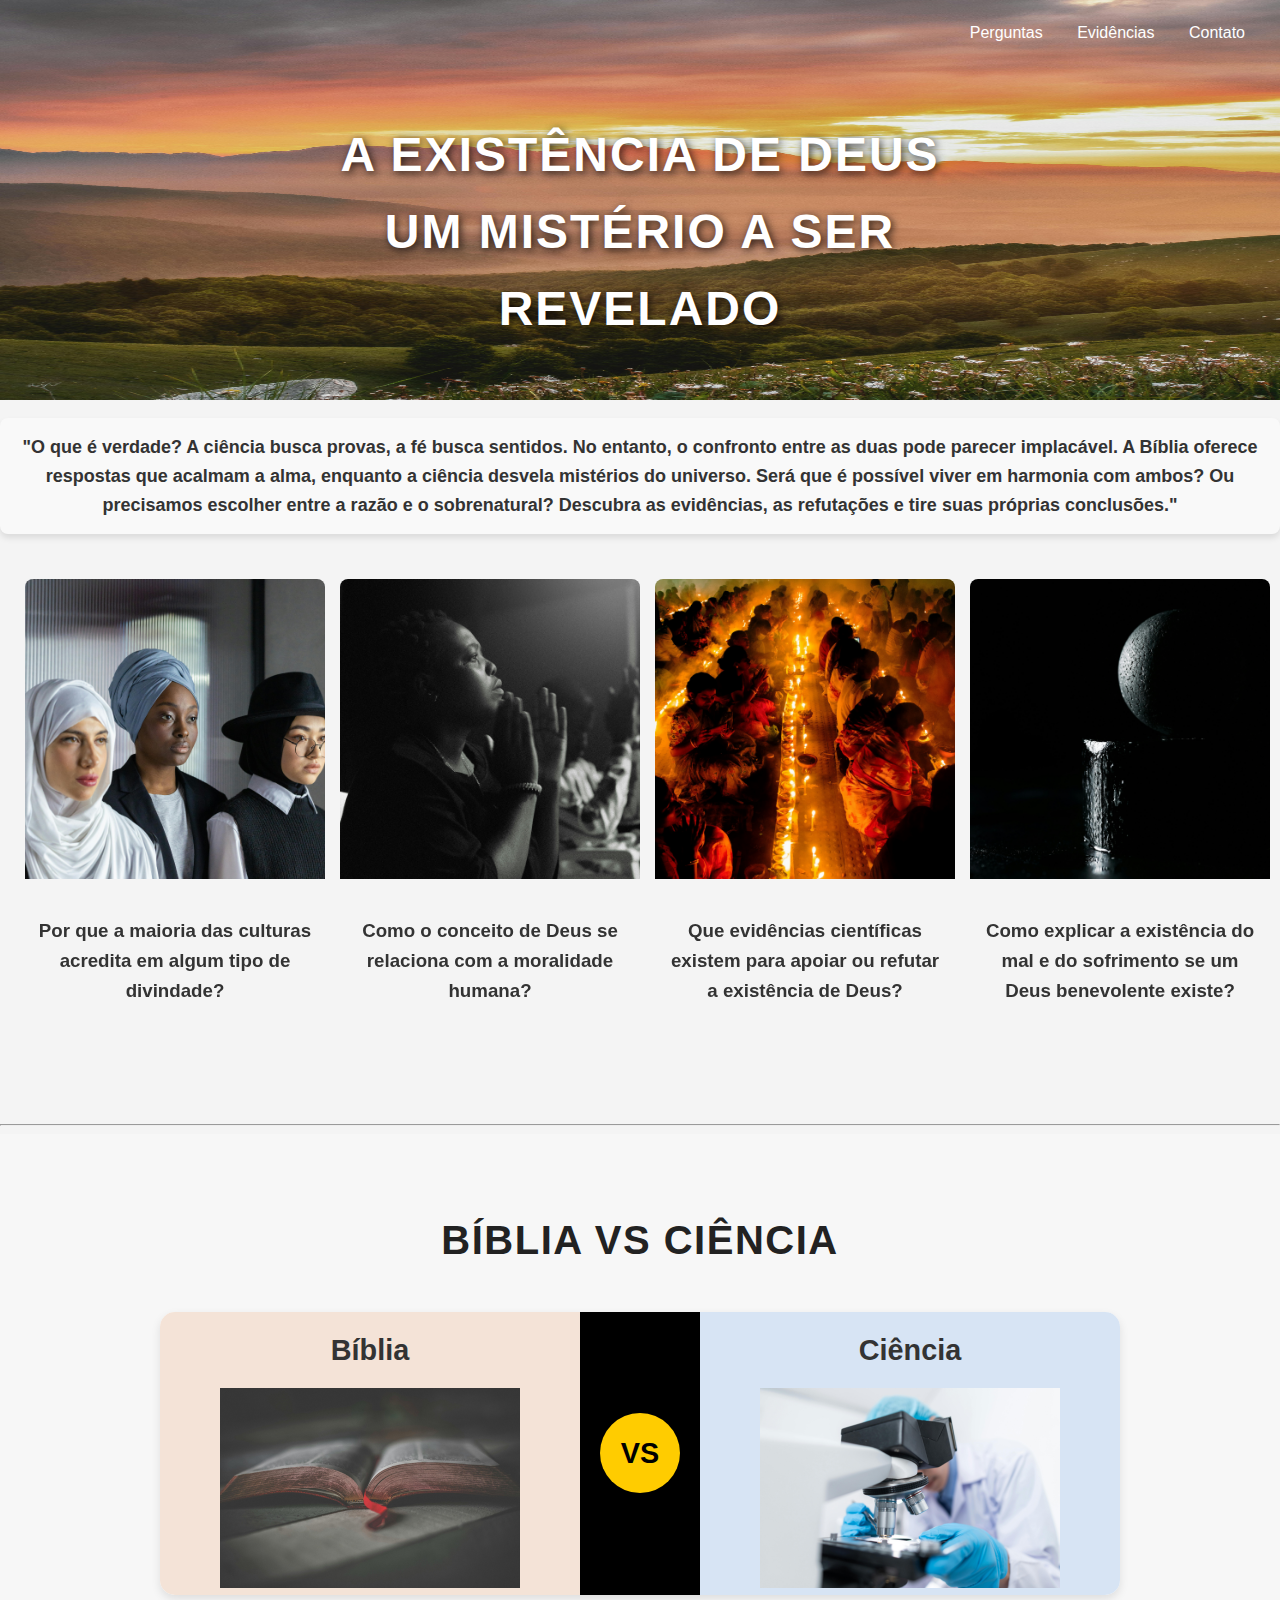
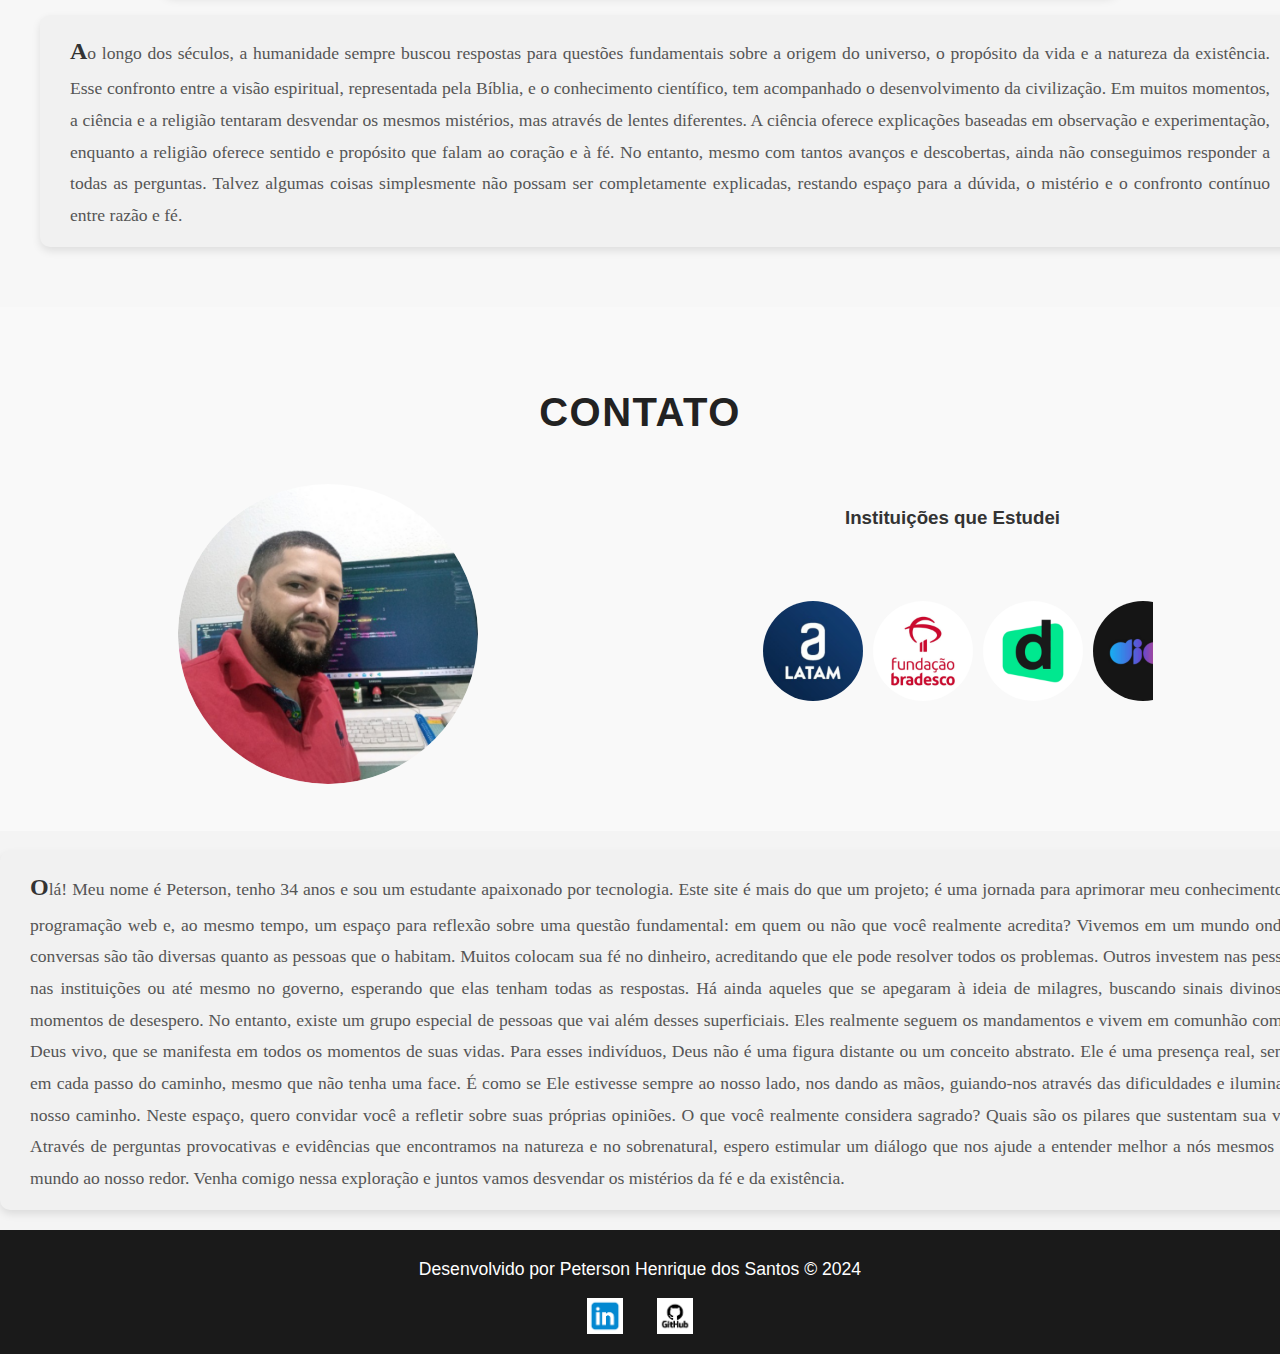
<file: site-deus/index.html>
<!DOCTYPE html>
<html lang="pt-br">
<head>
    <meta charset="UTF-8">
    <meta name="viewport" content="width=device-width, initial-scale=1.0">
    <title>Exploração de Deus</title>
    <link rel="stylesheet" href="style.css">
</head>
<body>
    <header>
        <div class="banner">
            <img src="img/banner-principal.png" alt="Pôr do sol laranja entre montanhas">
            <h1>A Existência de Deus Um Mistério a Ser Revelado</h1>
            <nav>
                <ul>
                    <li><a href="#perguntas">Perguntas</a></li>
                    <li><a href="#evidencias">Evidências</a></li>
                    <li><a href="#contato">Contato</a></li>
                </ul>
            </nav>
        </div>
    </header>
    
    <section class="intro">
        <p>
            "O que é verdade? A ciência busca provas, a fé busca sentidos. No entanto, o confronto entre as duas pode parecer implacável. A Bíblia oferece respostas que acalmam a alma, enquanto a ciência desvela mistérios do universo. Será que é possível viver em harmonia com ambos? Ou precisamos escolher entre a razão e o sobrenatural? Descubra as evidências, as refutações e tire suas próprias conclusões."
        </p>
    </section>
    
    <section class="cards" id="perguntas">
        <div class="card">
            <div class="card-inner">
                <div class="card-front">
                    <img src="img/card-1.png" alt="três mulheres">
                    <h3>Por que a maioria das culturas acredita em algum tipo de divindade?</h3>
                </div>
                <div class="card-back">
                    <h3>Resposta</h3>
                    <p>A universalidade das crenças religiosas pode sugerir uma necessidade humana inata por significado e conexão com algo maior.</p>
                    <p><strong>Fonte:</strong> "The World's Religions" de Huston Smith.</p>
                </div>
            </div>
        </div>
    <div class="card">
        <div class="card-inner">
            <div class="card-front">
                <img src="img/card-1-2.png" alt="mulher negra de joelhos">
                <h3>Como o conceito de Deus se relaciona com a moralidade humana?</h3>
            </div>
            <div class="card-back">
                <h3>Resposta</h3>
                <p>Muitos argumentam que uma moralidade objetiva requer uma fonte transcendente, enquanto outros sustentam que uma moralidade pode surgir de normas sociais e evolutivas.</p>
                <p><strong>Fonte:</strong> "Deus e Moralidade: Uma História Filosófica" de David Baggett e Jerry L. Walls.</p>
            </div>
        </div>
    </div>

    <div class="card" >
        <div class="card-inner">
            <div class="card-front">
                <img src="img/card-1-3.png" alt="monges em meditação">
                <h3>Que evidências científicas existem para apoiar ou refutar a existência de Deus?</h3>
            </div>
            <div class="card-back">
                <h3>Resposta</h3>
                <p>A discussão envolve a interpretação de eventos como o Big Bang, a evolução e a complexidade da vida.</p>
                <p><strong>Fonte:</strong> "The God Delusion" de Richard Dawkins e "The Language of God" de Francis Collins.</p>
            </div>
        </div>
    </div>

    <div class="card">
        <div class="card-inner">
            <div class="card-front">
                <img src="img/card-1-4.png" alt="algo no escuro representando o mal">
                <h3>Como explicar a existência do mal e do sofrimento se um Deus benevolente existe?</h3>
            </div>
            <div class="card-back">
                <h3>Resposta</h3>
                <p>O dilema do mal desafia a ideia de um Deus onipotente e benevolente, conduzindo a diferentes abordagens teológicas e filosóficas.</p>
                <p><strong>Fonte:</strong> "The Problem of Pain" de C.S. Lewis.</p>
            </div>
        </div>
    </div>
    </section>
    <hr>

    <section id="evidencias" class="evidencias-section">
        <h2>Bíblia vs Ciência</h2>
        <div class="evidencias-container">
            <div class="evidencias">
                <a href="biblia.html" class="lado lado-biblia"> 
                    <h3>Bíblia</h3>
                    <div class="imagem-container">
                        <img src="img/biblia.png" alt="Imagem da Bíblia">
                    </div>
                </a>
                <div class="versus-container">
                    <div class="versus-circle">VS</div>
                </div>
                <a href="ciencia.html" class="lado lado-ciencia"> 
                    <h3>Ciência</h3>
                    <div class="imagem-container">
                        <img src="img/ciencia.png" alt="Imagem da Ciência">
                    </div>
                </a>
            </div>
        </div>

        <p class="evidencias-paragrafo">
            Ao longo dos séculos, a humanidade sempre buscou respostas para questões fundamentais sobre a origem do universo, o propósito da vida e a natureza da existência. Esse confronto entre a visão espiritual, representada pela Bíblia, e o conhecimento científico, tem acompanhado o desenvolvimento da civilização. Em muitos momentos, a ciência e a religião tentaram desvendar os mesmos mistérios, mas através de lentes diferentes. A ciência oferece explicações baseadas em observação e experimentação, enquanto a religião oferece sentido e propósito que falam ao coração e à fé. No entanto, mesmo com tantos avanços e descobertas, ainda não conseguimos responder a todas as perguntas. Talvez algumas coisas simplesmente não possam ser completamente explicadas, restando espaço para a dúvida, o mistério e o confronto contínuo entre razão e fé.
        </p>
        
        
    </section>

    <section id="contato">
        <h2>Contato</h2>
        <div class="perfil-instituicoes">
            <div class="perfil">
                <img src="img/foto-peterson.png" alt="Foto de Peterson" class="foto-perfil">
               
            </div>
            
            <div class="instituicoes-carousel">
                <h3>Instituições que Estudei</h3>
                <div class="carousel-redondo">
                    <div class="carousel-item">
                        <img src="img/logo-alura.png" alt="logo alura">
                    </div>
                    <div class="carousel-item">
                        <img src="img/logo-bradesco.png" alt="logo fundação bradesco">
                    </div>
                    <div class="carousel-item">
                        <img src="img/logo-descomplica.png" alt="logo descomplica">
                    </div>
                    <div class="carousel-item">
                        <img src="img/logo-dio.png" alt="logo digital inovation one">
                    </div>
                    <div class="carousel-item">
                        <img src="img/logo-santo-inacio.png" alt="logo colegio santo inacio">
                    </div>
                    <div class="carousel-item">
                        <img src="img/logo-senac.png" alt="logo senac">
                    </div>
                </div>
            </div>
            
        </div>
    </section>
    
    <p class="contato-paragrafo">
        Olá! Meu nome é Peterson, tenho 34 anos e sou um estudante apaixonado por tecnologia. Este site é mais do que um projeto; é uma jornada para aprimorar meu conhecimento em programação web e, ao mesmo tempo, um espaço para reflexão sobre uma questão fundamental: em quem ou não que você realmente acredita? Vivemos em um mundo onde as conversas são tão diversas quanto as pessoas que o habitam. Muitos colocam sua fé no dinheiro, acreditando que ele pode resolver todos os problemas. Outros investem nas pessoas, nas instituições ou até mesmo no governo, esperando que elas tenham todas as respostas. Há ainda aqueles que se apegaram à ideia de milagres, buscando sinais divinos em momentos de desespero. No entanto, existe um grupo especial de pessoas que vai além desses superficiais. Eles realmente seguem os mandamentos e vivem em comunhão com um Deus vivo, que se manifesta em todos os momentos de suas vidas. Para esses indivíduos, Deus não é uma figura distante ou um conceito abstrato. Ele é uma presença real, sentida em cada passo do caminho, mesmo que não tenha uma face. É como se Ele estivesse sempre ao nosso lado, nos dando as mãos, guiando-nos através das dificuldades e iluminando nosso caminho. Neste espaço, quero convidar você a refletir sobre suas próprias opiniões. O que você realmente considera sagrado? Quais são os pilares que sustentam sua vida? Através de perguntas provocativas e evidências que encontramos na natureza e no sobrenatural, espero estimular um diálogo que nos ajude a entender melhor a nós mesmos e ao mundo ao nosso redor. Venha comigo nessa exploração e juntos vamos desvendar os mistérios da fé e da existência.
    </p>

    <footer>
        <p>Desenvolvido por Peterson Henrique dos Santos &copy; 2024</p>
        <div class="social-links">
            <a href="https://www.linkedin.com/in/peterson-henrique-santos" target="_blank">
                <img src="img/logo-linkedin.png" alt="LinkedIn" class="icon">
            </a>
            <a href="https://github.com/Peterson-santos" target="_blank">
                <img src="img/logo-github.png" alt="GitHub" class="icon">
            </a>
        </div>
    </footer>

    <script src="script.js"></script>
</body>
</html>
</file>
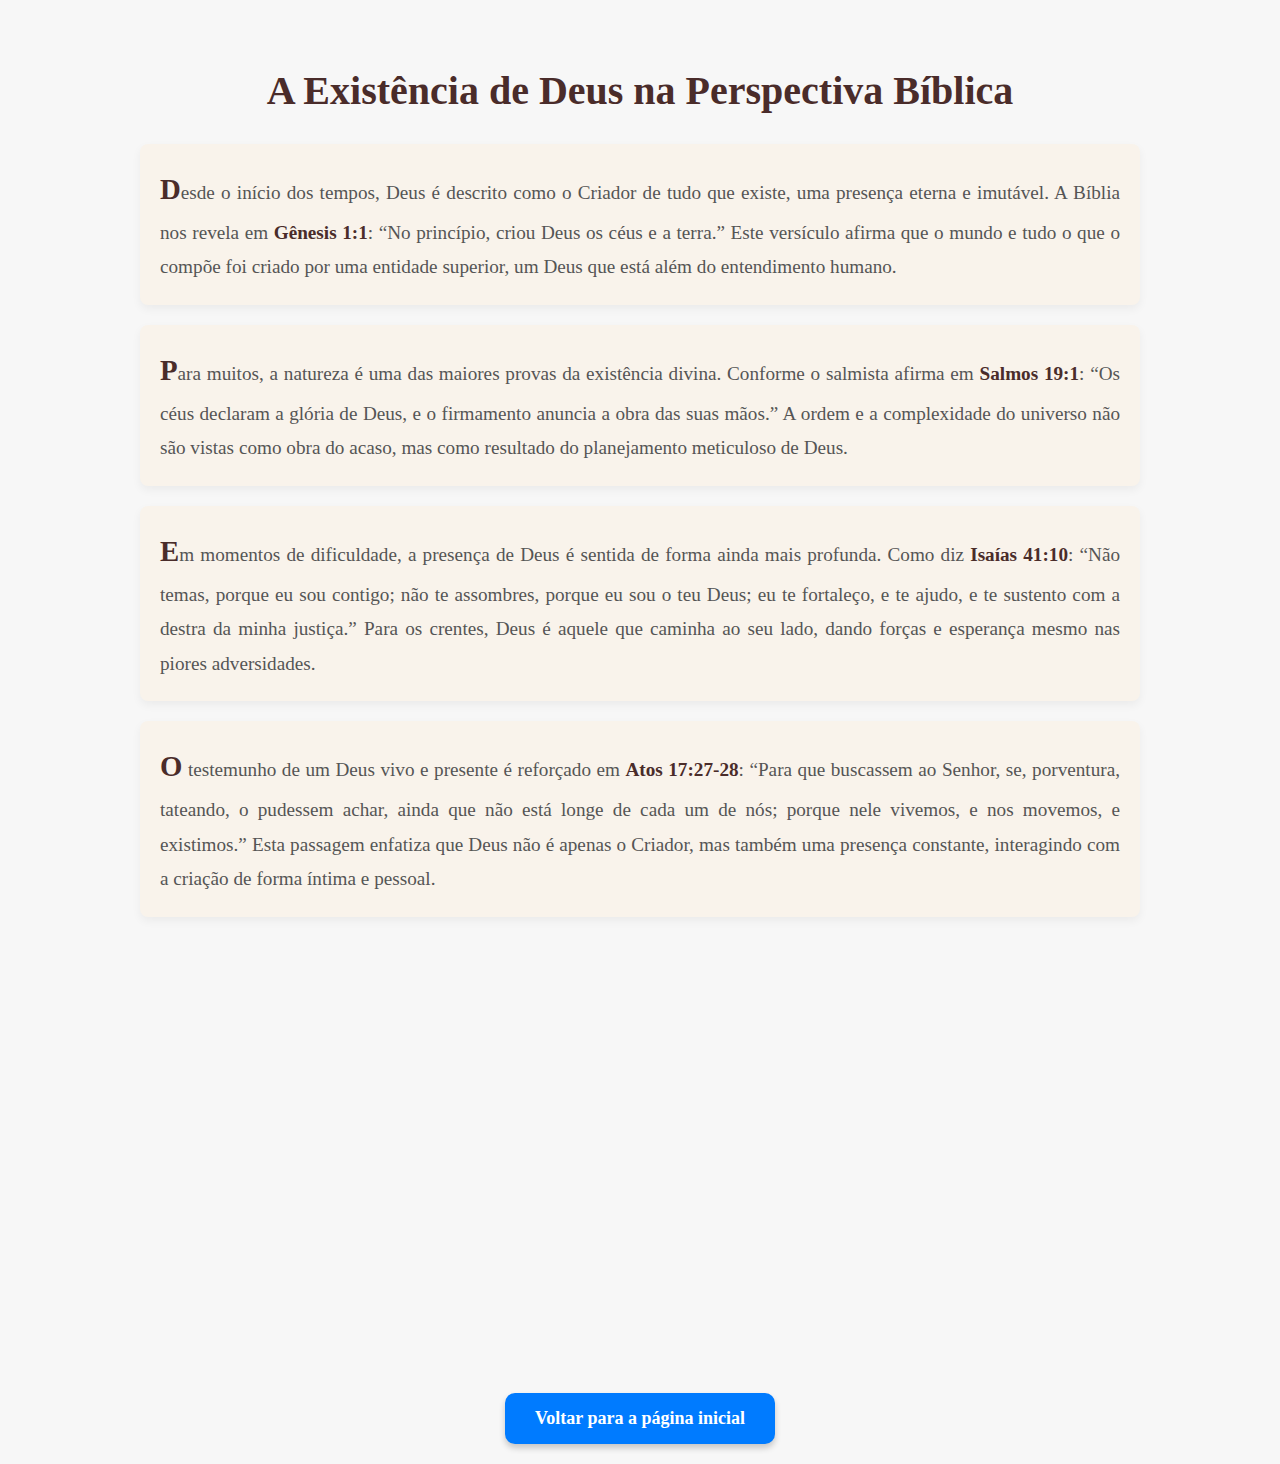
<file: site-deus/biblia.html>
<!DOCTYPE html>
<html lang="pt-BR">
<head>
    <meta charset="UTF-8">
    <meta name="viewport" content="width=device-width, initial-scale=1.0">
    <title>Bíblia - A Existência de Deus</title>
    <link rel="stylesheet" href="biblia.css">
</head>
<body>
    <section id="biblia-section">
        <h1>A Existência de Deus na Perspectiva Bíblica</h1>
        
        <div class="texto-biblia">
            <p class="animated">Desde o início dos tempos, Deus é descrito como o Criador de tudo que existe, uma presença eterna e imutável. A Bíblia nos revela em <strong>Gênesis 1:1</strong>: “No princípio, criou Deus os céus e a terra.” Este versículo afirma que o mundo e tudo o que o compõe foi criado por uma entidade superior, um Deus que está além do entendimento humano.</p>
            
            <p class="animated">Para muitos, a natureza é uma das maiores provas da existência divina. Conforme o salmista afirma em <strong>Salmos 19:1</strong>: “Os céus declaram a glória de Deus, e o firmamento anuncia a obra das suas mãos.” A ordem e a complexidade do universo não são vistas como obra do acaso, mas como resultado do planejamento meticuloso de Deus.</p>
            
            <p class="animated">Em momentos de dificuldade, a presença de Deus é sentida de forma ainda mais profunda. Como diz <strong>Isaías 41:10</strong>: “Não temas, porque eu sou contigo; não te assombres, porque eu sou o teu Deus; eu te fortaleço, e te ajudo, e te sustento com a destra da minha justiça.” Para os crentes, Deus é aquele que caminha ao seu lado, dando forças e esperança mesmo nas piores adversidades.</p>
            
            <p class="animated">O testemunho de um Deus vivo e presente é reforçado em <strong>Atos 17:27-28</strong>: “Para que buscassem ao Senhor, se, porventura, tateando, o pudessem achar, ainda que não está longe de cada um de nós; porque nele vivemos, e nos movemos, e existimos.” Esta passagem enfatiza que Deus não é apenas o Criador, mas também uma presença constante, interagindo com a criação de forma íntima e pessoal.</p>
            
            <p class="animated">Por fim, o amor de Deus pela humanidade é expresso de forma inigualável. Em <strong>João 3:16</strong>: “Porque Deus amou o mundo de tal maneira que deu o seu Filho unigênito, para que todo aquele que nele crê não pereça, mas tenha a vida eterna.” Aqui, a Bíblia nos mostra que a existência de Deus é acompanhada de um desejo profundo de se relacionar e salvar cada ser humano.</p>
            
            <p class="animated">Essas passagens nos convidam a refletir sobre o papel de Deus como Criador e Protetor, e a questionar sobre o que realmente fundamenta nossa fé e nosso entendimento do universo. A Bíblia apresenta um Deus que não apenas criou o mundo, mas também se importa e se relaciona com ele.</p>
        </div>
    </section>
        <div class="botao-voltar">
           <a href="index.html">Voltar para a página inicial</a>
        </div>
    <script src="animacao.js"></script>
</body>
</html>
</file>
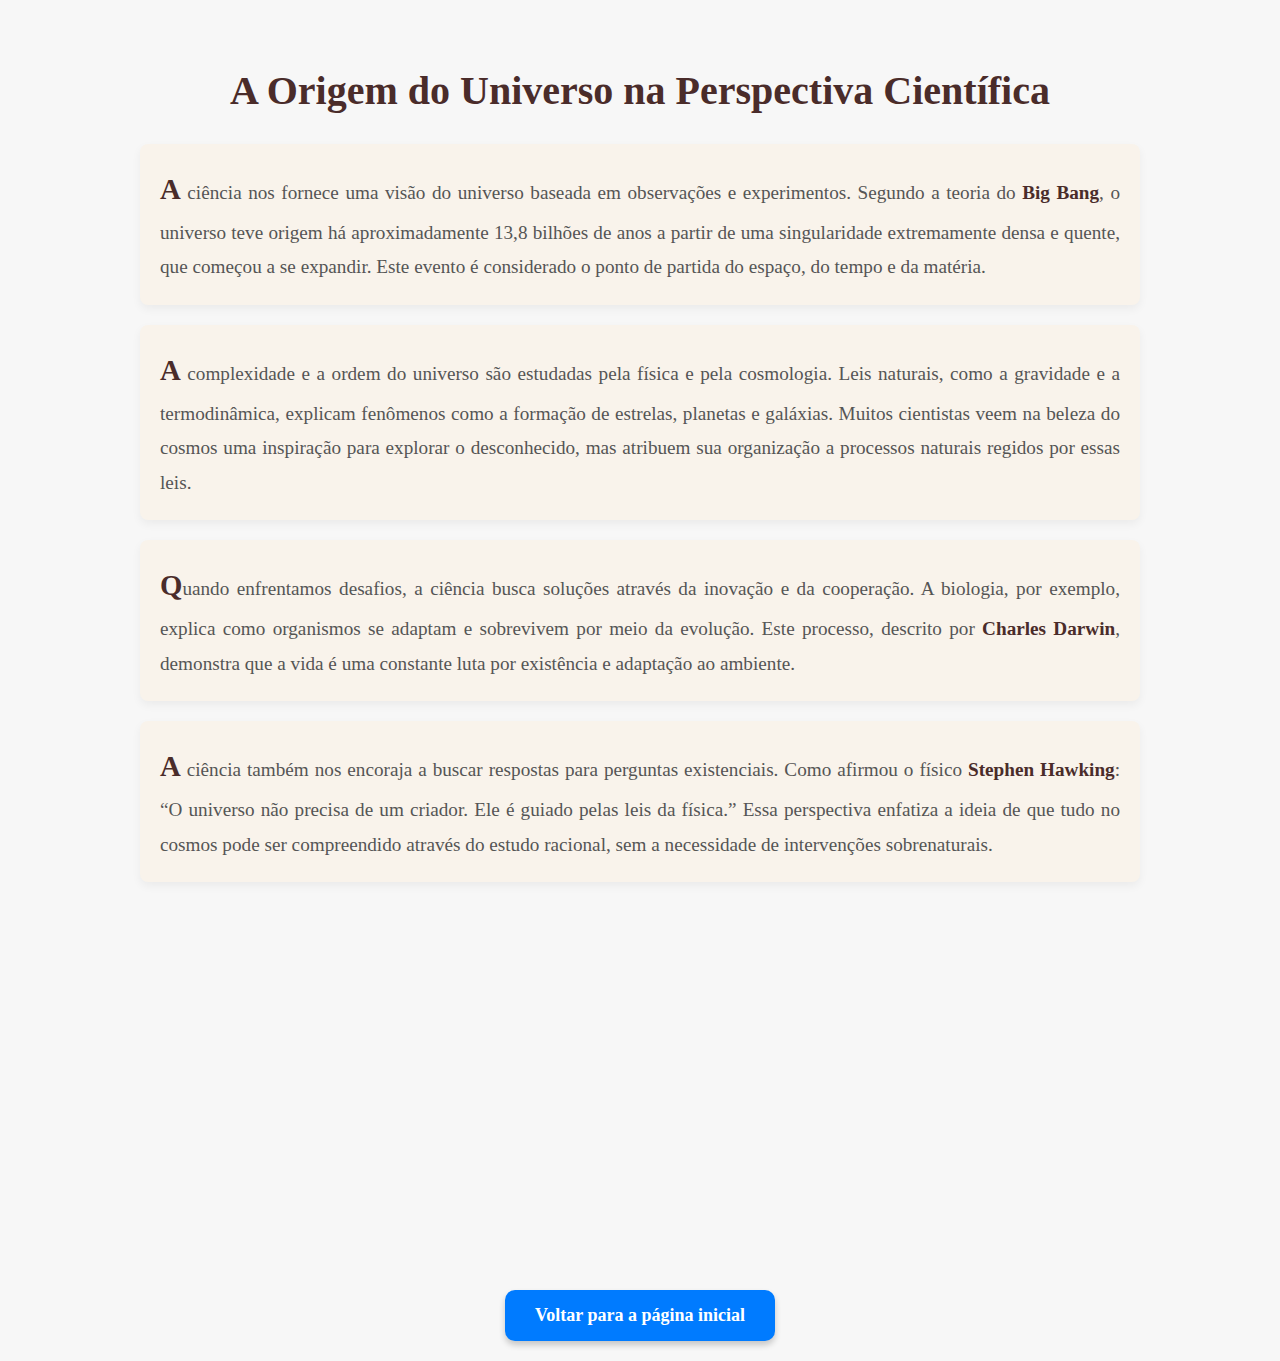
<file: site-deus/ciencia.html>
<!DOCTYPE html>
<html lang="pt-BR">
<head>
    <meta charset="UTF-8">
    <meta name="viewport" content="width=device-width, initial-scale=1.0">
    <title>Ciência - A Origem do Universo</title>
    <link rel="stylesheet" href="ciencia.css">
</head>
<body>
    <section id="ciencia-section">
        <h1>A Origem do Universo na Perspectiva Científica</h1>
        
        <div class="texto-ciencia">
            <p class="animated">A ciência nos fornece uma visão do universo baseada em observações e experimentos. Segundo a teoria do <strong>Big Bang</strong>, o universo teve origem há aproximadamente 13,8 bilhões de anos a partir de uma singularidade extremamente densa e quente, que começou a se expandir. Este evento é considerado o ponto de partida do espaço, do tempo e da matéria.</p>
            
            <p class="animated">A complexidade e a ordem do universo são estudadas pela física e pela cosmologia. Leis naturais, como a gravidade e a termodinâmica, explicam fenômenos como a formação de estrelas, planetas e galáxias. Muitos cientistas veem na beleza do cosmos uma inspiração para explorar o desconhecido, mas atribuem sua organização a processos naturais regidos por essas leis.</p>
            
            <p class="animated">Quando enfrentamos desafios, a ciência busca soluções através da inovação e da cooperação. A biologia, por exemplo, explica como organismos se adaptam e sobrevivem por meio da evolução. Este processo, descrito por <strong>Charles Darwin</strong>, demonstra que a vida é uma constante luta por existência e adaptação ao ambiente.</p>
            
            <p class="animated">A ciência também nos encoraja a buscar respostas para perguntas existenciais. Como afirmou o físico <strong>Stephen Hawking</strong>: “O universo não precisa de um criador. Ele é guiado pelas leis da física.” Essa perspectiva enfatiza a ideia de que tudo no cosmos pode ser compreendido através do estudo racional, sem a necessidade de intervenções sobrenaturais.</p>
            
            <p class="animated">Embora a ciência não possa provar ou refutar diretamente a existência de Deus, ela destaca a importância da curiosidade e da exploração para entender nosso lugar no universo. Como Carl Sagan disse: “Somos poeira das estrelas, o que nos dá uma ligação íntima com o cosmos.”</p>
            
            <p class="animated">Essas ideias científicas nos convidam a refletir sobre nossa existência como parte de um universo vasto e em constante mudança, e a valorizar o conhecimento como ferramenta para compreender o que antes parecia ser um mistério.</p>
        </div>
    </section>
        <div class="botao-voltar">
           <a href="index.html">Voltar para a página inicial</a>
        </div>
    <script src="animacao.js"></script>
</body>
</html>
</file>
<file: site-deus/style.css>
body {
    font-family: 'Roboto', sans-serif;
    background-color: #f4f4f4;
    color: #333;
    line-height: 1.6;
    margin: 0;
}

.banner {
    position: relative;
    overflow: hidden;
    height: 400px;
}

.banner img {
    width: 100%;
    height: auto;
    max-height: 400px;
}

.banner h1 {
    position: absolute;
    top: 50%;
    left: 50%;
    transform: translate(-50%, -50%);
    color: white;
    text-shadow: 2px 2px 8px rgba(0, 0, 0, 0.8);
    font-size: 3rem;
    text-align: center;
    padding: 0 20px;
    text-transform: uppercase;
    letter-spacing: 2px;
}

nav {
    position: absolute;
    top: 20px;
    right: 20px;
    z-index: 1;
}

nav ul {
    list-style: none;
    padding: 0;
    margin: 0;
}

nav ul li {
    display: inline;
    margin: 0 15px;
}

nav ul li a {
    color: white;
    text-decoration: none;
    transition: color 0.3s;
}

nav ul li a:hover {
    color: #ffcc00;
}

.intro p {
    font-size: 18px;
    font-weight: bold;
    color: #333;
    background-color: #f9f9f9;
    padding: 15px;
    border-radius: 8px;
    box-shadow: 0 4px 6px rgba(0, 0, 0, 0.1);
    text-align: center;
}

.cards {
    display: grid;
    flex-wrap: wrap;
    justify-content: center;
    margin: 20px 0;
    grid-template-columns: repeat(auto-fit, minmax(250px, 1fr));
    gap: 20px;
    padding: 20px;
}

.card {
    width: 300px;
    margin: 5px;
    height: 500px;
    transition: box-shadow 0.2s;
}

.card-inner {
    transform-style: preserve-3d;
    transition: transform 0.6s;
    height: 100%;
}

.card:hover .card-inner {
    transform: rotateY(180deg);
}

.card-front, .card-back {
    position: absolute;
    width: 100%;
    height: 100%;
    backface-visibility: hidden;
    border-radius: 8px;
    overflow: hidden;
}

.card-back {
    background-color: #333;
    color: white;
    transform: rotateY(180deg);
    padding: 20px;
    display: flex;
    flex-direction: column;
}

.card-front img {
    width: 100%;
}

.card-front h3, .card-back h3 {
    text-align: center;
    padding: 10px;
}

#contato {
    padding: 40px 20px;
    background: #f9f9f9;
    text-align: center;
}

.perfil-instituicoes {
    display: flex;
    justify-content: space-between;
    align-items: flex-start;
}

.perfil {
    flex: 1;
    margin-right: 10px;
}

.foto-perfil {
    width: 300px;
    height: 300px;
    border-radius: 50%;
   
}

.instituicoes-carousel {
    flex: 1;
}

.carousel-redondo {
    display: flex;
    overflow: hidden;
    width: 300px;
    margin: 0 auto;
    padding: 50px;
}

.carousel-redondo .carousel-item {
    min-width: 100px;
    margin: 0 5px;
    border-radius: 50%;
   
}

.carousel-redondo .carousel-item img {
    width: 100%;
    height: auto;
}

.carousel-item img {
    width: 300%;
    height: auto;
    border-radius: 50px;
}

.contato-paragrafo {
    font-size: 1.1rem;
    color: #555;
    line-height: 1.8;
    width: 100%;
    margin: 20px 0;
    padding: 15px 30px;
    background-color: #f1f1f1;
    border-radius: 10px;
    box-shadow: 0 4px 8px rgba(0, 0, 0, 0.1);
    text-align: justify;
    font-family: "Georgia", serif;
}

.contato-paragrafo::first-letter {
    font-size: 1.5rem;
    font-weight: bold;
    color: #333;
}

.evidencias-section {
    background-color: #f7f7f7;
    padding: 40px;
    text-align: center;
}

h2 {
    font-size: 2.5rem;
    color: #222;
    margin-bottom: 40px;
    text-transform: uppercase;
    letter-spacing: 1.5px;
}

.evidencias-container {
    display: flex;
    justify-content: center;
    align-items: center;
}

.evidencias {
    display: flex;
    width: 80%;
    background-color: #fff;
    border-radius: 15px;
    box-shadow: 0 4px 10px rgba(0, 0, 0, 0.1);
    overflow: hidden;
    transition: transform 0.3s ease;
}

.evidencias:hover {
    transform: scale(1.05);
}

.lado {
    flex: 1;
    position: relative;
    display: flex;
    flex-direction: column;
}

.lado h3 {
    font-size: 1.8rem;
    margin: 15px;
    text-align: center;
}

.lado-biblia {
    background-color: #f4e3d7;
    color: #7d3c27;
}

.lado-ciencia {
    background-color: #d7e4f4;
    color: #2a4f7d;
}

.versus-container {
    display: flex;
    justify-content: center;
    align-items: center;
    padding: 20px;
    background-color: #000;
}

.versus-circle {
    background-color: #ffcc00;
    color: #000000;
    border-radius: 50%;
    width: 80px;
    height: 80px;
    display: flex;
    justify-content: center;
    align-items: center;
    font-size: 1.8rem;
    font-weight: bold;
    box-shadow: 0 4px 10px rgba(0, 0, 0, 0.2);
}

.lado-biblia, .lado-ciencia {
    text-decoration: none;
    color: inherit;
}

.evidencias-paragrafo {
    font-size: 1.1rem;
    color: #555;
    line-height: 1.8;
    width: 100%;
    margin: 20px 0;
    padding: 15px 30px;
    background-color: #f1f1f1;
    border-radius: 10px;
    box-shadow: 0 4px 8px rgba(0, 0, 0, 0.1);
    text-align: justify;
    font-family: "Georgia", serif;
}

.evidencias-paragrafo::first-letter {
    font-size: 1.5rem;
    font-weight: bold;
    color: #333;
}

footer {
    text-align: center;
    padding: 20px 0;
    background: #1a1a1a;
    color: white;
    position: relative;
    bottom: 0;
    width: 100%;
}

footer p {
    margin: 5px 0;
    font-size: 1.1rem;
}

footer .social-links {
    margin-top: 15px;
}

footer .social-links a {
    display: inline-block;
    margin: 0 15px;
    transition: transform 0.3s;
}

footer .social-links a:hover {
    transform: scale(1.2);
}

footer .icon {
    width: 36px;
    height: 36px;
    vertical-align: middle;
}
</file>
<file: site-deus/biblia.css>
body {
    font-family: "Georgia", serif;
    background-color: #f7f7f7;
    color: #333;
    margin: 0;
    padding: 0;
}

#biblia-section {
    max-width: 1000px;
    margin: 0 auto;
    padding: 40px 20px;
    text-align: left;
}

h1 {
    font-size: 2.5rem;
    color: #4A2C2A;
    text-align: center;
    margin-bottom: 30px;
}

.texto-biblia p {
    font-size: 1.2rem;
    line-height: 1.8;
    margin-bottom: 20px;
    text-align: justify;
    color: #555;
    background-color: #f9f3eb;
    padding: 20px;
    border-radius: 8px;
    box-shadow: 0 4px 10px rgba(0, 0, 0, 0.05);
    opacity: 0;
    transform: translateY(20px);
    transition: opacity 0.6s ease-out, transform 0.6s ease-out;
}

.texto-biblia p.appear {
    opacity: 1;
    transform: translateY(0);
}

.texto-biblia p strong {
    color: #4A2C2A;
    font-weight: bold;
}

.texto-biblia p:first-letter {
    font-size: 1.8rem;
    font-weight: bold;
    color: #4A2C2A;
}

.botao-voltar {
    text-align: center;
    margin: 20px 0;
}

.botao-voltar a {
    display: inline-block;
    padding: 15px 30px;
    font-size: 18px;
    font-weight: bold;
    color: #ffffff;
    background-color: #007BFF;
    text-decoration: none;
    border-radius: 10px;
    box-shadow: 0px 4px 6px rgba(0, 0, 0, 0.2);
    transition: all 0.3s ease;
}

.botao-voltar a:hover {
    background-color: #0056b3;
    box-shadow: 0px 6px 8px rgba(0, 0, 0, 0.3);
    transform: scale(1.05);
}
</file>
<file: site-deus/ciencia.css>
body {
    font-family: "Georgia", serif;
    background-color: #f7f7f7;
    color: #333;
    margin: 0;
    padding: 0;
}

#ciencia-section {
    max-width: 1000px;
    margin: 0 auto;
    padding: 40px 20px;
    text-align: left;
}

h1 {
    font-size: 2.5rem;
    color: #4A2C2A;
    text-align: center;
    margin-bottom: 30px;
}

.texto-ciencia p {
    font-size: 1.2rem;
    line-height: 1.8;
    margin-bottom: 20px;
    text-align: justify;
    color: #555;
    background-color: #f9f3eb;
    padding: 20px;
    border-radius: 8px;
    box-shadow: 0 4px 10px rgba(0, 0, 0, 0.05);
    opacity: 0;
    transform: translateY(20px);
    transition: opacity 0.6s ease-out, transform 0.6s ease-out;
}

.texto-ciencia p.appear {
    opacity: 1;
    transform: translateY(0);
}

.texto-ciencia p strong {
    color: #4A2C2A;
    font-weight: bold;
}

.texto-ciencia p:first-letter {
    font-size: 1.8rem;
    font-weight: bold;
    color: #4A2C2A;
}

.botao-voltar {
    text-align: center;
    margin: 20px 0;
}

.botao-voltar a {
    display: inline-block;
    padding: 15px 30px;
    font-size: 18px;
    font-weight: bold;
    color: #ffffff;
    background-color: #007BFF;
    text-decoration: none;
    border-radius: 10px;
    box-shadow: 0px 4px 6px rgba(0, 0, 0, 0.2);
    transition: all 0.3s ease;
}

.botao-voltar a:hover {
    background-color: #0056b3;
    box-shadow: 0px 6px 8px rgba(0, 0, 0, 0.3);
    transform: scale(1.05);
}
</file>
